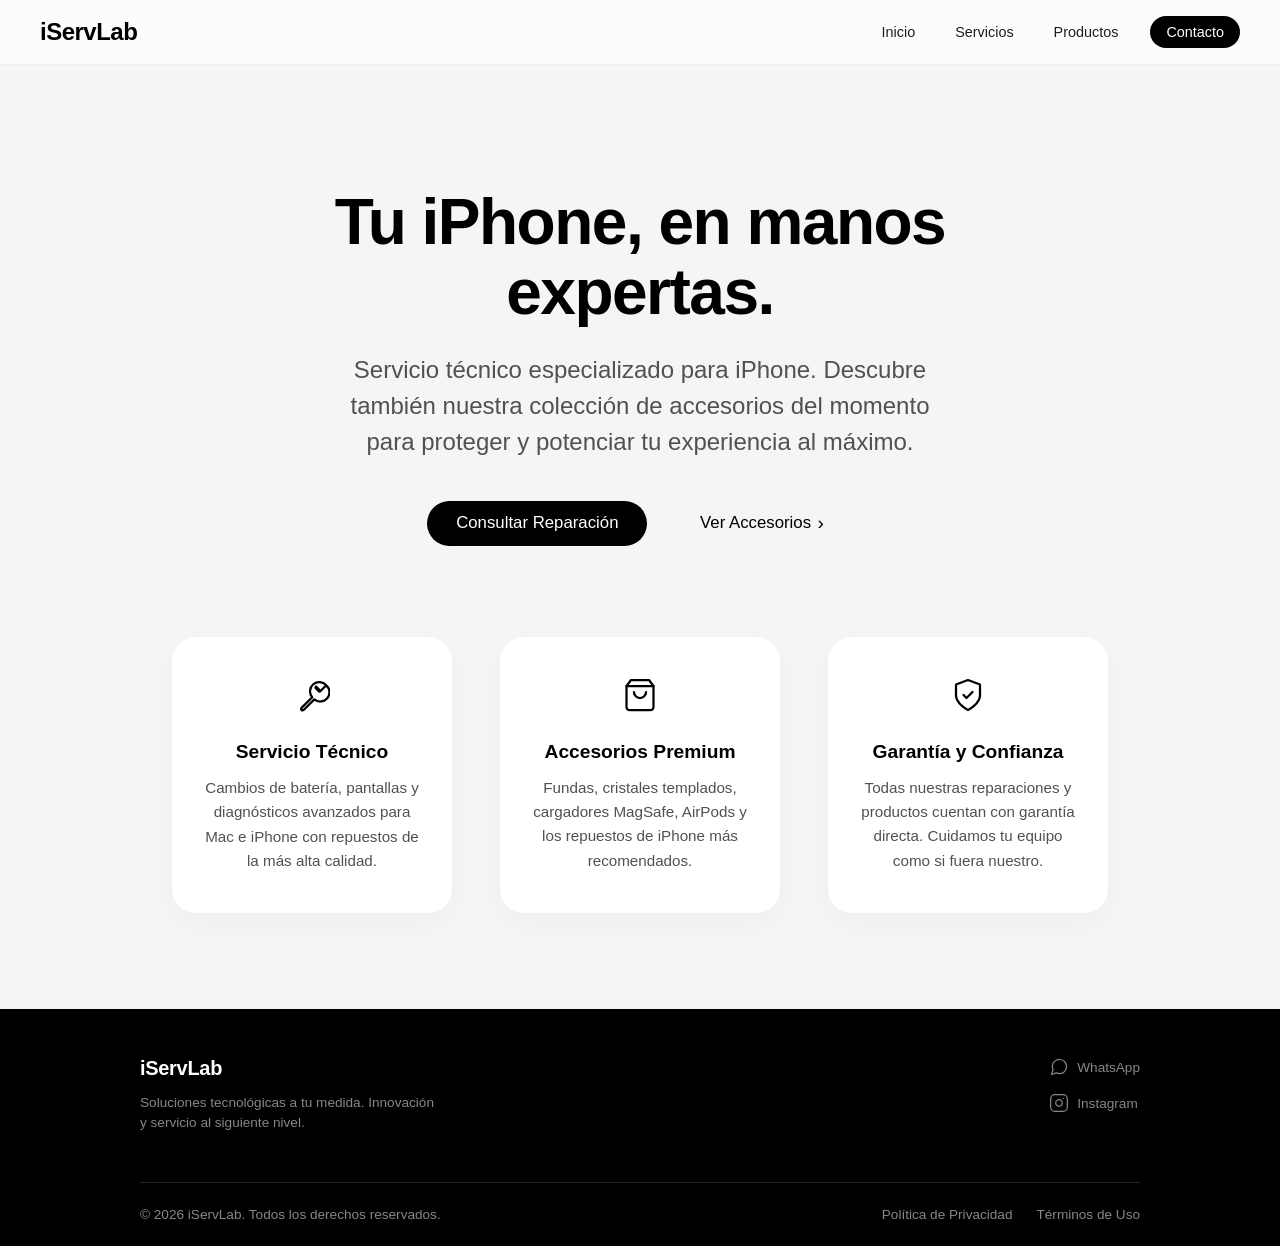
<file: index.html>
<!DOCTYPE html>
<html lang="es">
<head>
    <meta charset="UTF-8">
    <meta name="viewport" content="width=device-width, initial-scale=1.0">
    
    <!-- Seguridad -->
    <meta http-equiv="Content-Security-Policy" content="default-src 'self'; font-src 'self' https://fonts.gstatic.com; style-src 'self' https://fonts.googleapis.com; img-src 'self' data:; script-src 'self';">
    <meta name="referrer" content="no-referrer">
    
    <title>iServLab</title>
    
    <!-- Fuentes de Google (Roboto) -->
    <link rel="preconnect" href="https://fonts.googleapis.com">
    <link rel="preconnect" href="https://fonts.gstatic.com" crossorigin>
    <link href="https://fonts.googleapis.com/css2?family=Roboto:wght@400;500;700&display=swap" rel="stylesheet">
    
    <!-- Hoja de Estilos -->
    <link rel="stylesheet" href="styles.css">
</head>
<body>

    <!-- Encabezado -->
    <header class="site-header">
        <div class="logo">iServLab</div>
        
        <!-- Botones / Enlaces Simples -->
        <nav class="nav-links">
            <a href="index.html" class="nav-link">Inicio</a>
            <a href="servicios.html" class="nav-link">Servicios</a>
            <a href="productos.html" class="nav-link">Productos</a>
            <a href="contacto.html" class="nav-link btn-action">Contacto</a>
        </nav>
    </header>

    <!-- Contenido Principal -->
    <main class="site-main">
        
        <!-- Sección Hero (Bienvenida) -->
        <section class="hero-section">
            <div class="hero-content">
                <h1 class="hero-title">Tu iPhone, en manos expertas.</h1>
                <p class="hero-subtitle">Servicio técnico especializado para iPhone. Descubre también nuestra colección de accesorios del momento para proteger y potenciar tu experiencia al máximo.</p>
                <div class="hero-actions">
                    <a href="contacto.html" class="btn btn-primary">Consultar Reparación</a>
                    <a href="productos.html" class="btn btn-secondary">Ver Accesorios <span class="arrow">&rsaquo;</span></a>
                </div>
            </div>
        </section>

        <!-- Sección de Servicios / Características -->
        <section class="features-section">
            
            <!-- Tarjeta 1: Servicio Técnico -->
            <div class="feature-card">
                <!-- Icono de Herramienta (Llave inglesa minimalista) -->
                <svg viewBox="0 0 24 24" class="feature-icon" stroke="currentColor" stroke-width="1.5" fill="none" stroke-linecap="round" stroke-linejoin="round">
                    <path d="M14.7 6.3a1 1 0 0 0 0 1.4l1.6 1.6a1 1 0 0 0 1.4 0l3.77-3.77a6 6 0 0 1-7.94 9.36l-7.1 7.1a1 1 0 0 1-1.41-1.41l7.1-7.1a6 6 0 0 1 9.36-7.94l-3.77 3.77z"></path>
                </svg>
                <h3 class="feature-title">Servicio Técnico</h3>
                <p class="feature-text">Cambios de batería, pantallas y diagnósticos avanzados para Mac e iPhone con repuestos de la más alta calidad.</p>
            </div>
            
            <!-- Tarjeta 2: Accesorios -->
            <div class="feature-card">
                <!-- Icono de Bolsa de Compras (Accesorios) -->
                <svg viewBox="0 0 24 24" class="feature-icon" stroke="currentColor" stroke-width="1.5" fill="none" stroke-linecap="round" stroke-linejoin="round">
                    <path d="M6 2L3 6v14a2 2 0 0 0 2 2h14a2 2 0 0 0 2-2V6l-3-4z"></path>
                    <line x1="3" y1="6" x2="21" y2="6"></line>
                    <path d="M16 10a4 4 0 0 1-8 0"></path>
                </svg>
                <h3 class="feature-title">Accesorios Premium</h3>
                <p class="feature-text">Fundas, cristales templados, cargadores MagSafe, AirPods y los repuestos de iPhone más recomendados.</p>
            </div>
            
            <!-- Tarjeta 3: Garantía -->
            <div class="feature-card">
                <!-- Icono de Escudo con Check (Garantía/Seguridad) -->
                <svg viewBox="0 0 24 24" class="feature-icon" stroke="currentColor" stroke-width="1.5" fill="none" stroke-linecap="round" stroke-linejoin="round">
                    <path d="M12 22s8-4 8-10V5l-8-3-8 3v7c0 6 8 10 8 10z"></path>
                    <polyline points="9 12 11 14 15 10"></polyline>
                </svg>
                <h3 class="feature-title">Garantía y Confianza</h3>
                <p class="feature-text">Todas nuestras reparaciones y productos cuentan con garantía directa. Cuidamos tu equipo como si fuera nuestro.</p>
            </div>
            
        </section>

    </main>

    <!-- Pie de Página -->
    <footer class="site-footer">
        <div class="footer-container">
            
            <!-- Parte Superior del Footer -->
            <div class="footer-top">
                <div class="footer-brand">
                    <div class="footer-logo">iServLab</div>
                    <p class="footer-tagline">Soluciones tecnológicas a tu medida. Innovación y servicio al siguiente nivel.</p>
                </div>
                
                <!-- Enlaces de Contacto / Redes -->
                <div class="footer-social">
                    <a href="https://wa.me/5491132649187" target="_blank" rel="noopener noreferrer" class="social-link" aria-label="WhatsApp">
                        <svg viewBox="0 0 24 24" width="20" height="20" stroke="currentColor" stroke-width="1.5" fill="none" stroke-linecap="round" stroke-linejoin="round">
                            <path d="M21 11.5a8.38 8.38 0 0 1-.9 3.8 8.5 8.5 0 0 1-7.6 4.7 8.38 8.38 0 0 1-3.8-.9L3 21l1.9-5.7a8.38 8.38 0 0 1-.9-3.8 8.5 8.5 0 0 1 4.7-7.6 8.38 8.38 0 0 1 3.8-.9h.5a8.48 8.48 0 0 1 8 8v.5z"></path>
                        </svg>
                        <span>WhatsApp</span>
                    </a>
                    
                    <a href="https://instagram.com/iservlab.hur" target="_blank" rel="noopener noreferrer" class="social-link" aria-label="Instagram">
                        <svg viewBox="0 0 24 24" width="20" height="20" stroke="currentColor" stroke-width="1.5" fill="none" stroke-linecap="round" stroke-linejoin="round">
                            <rect x="2" y="2" width="20" height="20" rx="5" ry="5"></rect>
                            <path d="M16 11.37A4 4 0 1 1 12.63 8 4 4 0 0 1 16 11.37z"></path>
                            <line x1="17.5" y1="6.5" x2="17.51" y2="6.5"></line>
                        </svg>
                        <span>Instagram</span>
                    </a>
                </div>
            </div>

            <!-- Parte Inferior del Footer (Legal y Copyright) -->
            <div class="footer-bottom">
                <p class="copyright">&copy; 2026 iServLab. Todos los derechos reservados.</p>
                <div class="footer-legal">
                    <a href="#">Política de Privacidad</a>
                    <a href="#">Términos de Uso</a>
                </div>
            </div>
            
        </div>
    </footer>

</body>
</html>
</file>
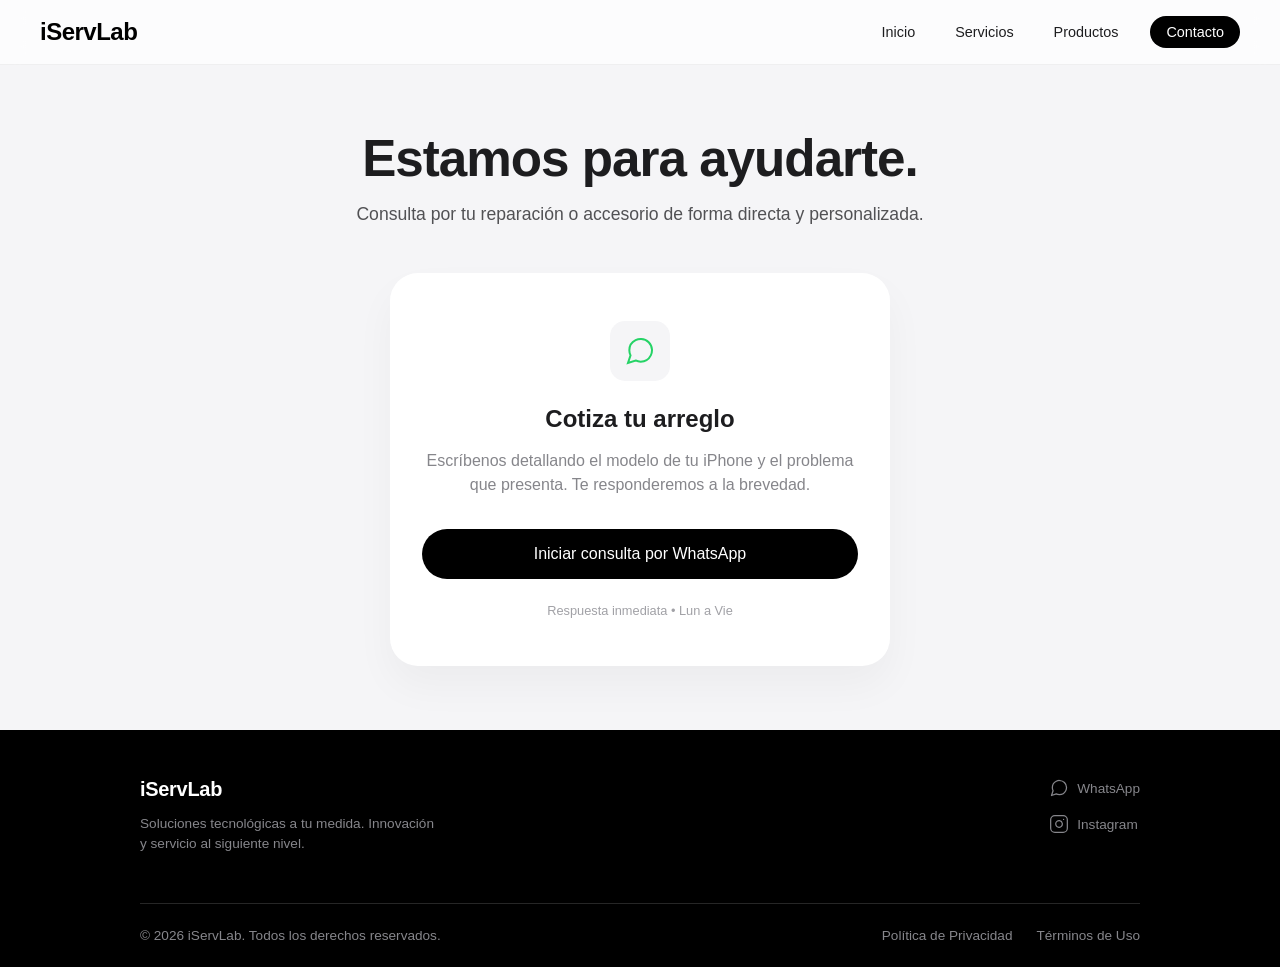
<file: contacto.html>
<!DOCTYPE html>
<html lang="es">
<head>
    <meta charset="UTF-8">
    <meta name="viewport" content="width=device-width, initial-scale=1.0">
    
    <!-- Seguridad -->
    <meta http-equiv="Content-Security-Policy" content="default-src 'self'; font-src 'self' https://fonts.gstatic.com; style-src 'self' 'unsafe-inline' https://fonts.googleapis.com; img-src 'self' data:; script-src 'self';">
    <meta name="referrer" content="no-referrer">
    
    <title>Contacto | iServLab</title>
    
    <!-- Fuentes -->
    <link rel="preconnect" href="https://fonts.googleapis.com">
    <link rel="preconnect" href="https://fonts.gstatic.com" crossorigin>
    <link href="https://fonts.googleapis.com/css2?family=Roboto:wght@400;500;700&display=swap" rel="stylesheet">
    
    <link rel="stylesheet" href="styles.css">
</head>
<body>

    <!-- Encabezado (Igual al Index) -->
    <header class="site-header">
        <div class="logo">iServLab</div>
        <nav class="nav-links">
            <a href="index.html" class="nav-link">Inicio</a>
            <a href="servicios.html" class="nav-link">Servicios</a>
            <a href="productos.html" class="nav-link">Productos</a>
            <a href="contacto.html" class="nav-link btn-action">Contacto</a>
        </nav>
    </header>

    <main class="site-main contact-page">
        
        <section class="contact-hero">
            <h1 class="contact-title">Estamos para ayudarte.</h1>
            <p class="contact-subtitle">Consulta por tu reparación o accesorio de forma directa y personalizada.</p>
        </section>

        <!-- Recuadro de Cotización WhatsApp -->
        <section class="whatsapp-box-container">
            <div class="whatsapp-card">
                <div class="wa-icon">
                    <svg viewBox="0 0 24 24" fill="none" stroke="currentColor" stroke-width="1.5">
                        <path d="M21 11.5a8.38 8.38 0 0 1-.9 3.8 8.5 8.5 0 0 1-7.6 4.7 8.38 8.38 0 0 1-3.8-.9L3 21l1.9-5.7a8.38 8.38 0 0 1-.9-3.8 8.5 8.5 0 0 1 4.7-7.6 8.38 8.38 0 0 1 3.8-.9h.5a8.48 8.48 0 0 1 8 8v.5z"></path>
                    </svg>
                </div>
                <h2>Cotiza tu arreglo</h2>
                <p>Escríbenos detallando el modelo de tu iPhone y el problema que presenta. Te responderemos a la brevedad.</p>
                
                <!-- Reemplaza el número 123456789 por el tuyo -->
                <a href="https://wa.me/5491132649187?text=Hola%20iServLab,%20me%20gustaría%20cotizar%20una%20reparación%20para%20mi%20iPhone." 
                   target="_blank" 
                   rel="noopener noreferrer" 
                   class="wa-button">
                    Iniciar consulta por WhatsApp
                </a>
                
                <span class="wa-availability">Respuesta inmediata • Lun a Vie</span>
            </div>
        </section>

    </main>

   <!-- Pie de Página -->
    <footer class="site-footer">
        <div class="footer-container">
            
            <!-- Parte Superior del Footer -->
            <div class="footer-top">
                <div class="footer-brand">
                    <div class="footer-logo">iServLab</div>
                    <p class="footer-tagline">Soluciones tecnológicas a tu medida. Innovación y servicio al siguiente nivel.</p>
                </div>
                
                <!-- Enlaces de Contacto / Redes -->
                <div class="footer-social">
                    <a href="https://wa.me/5491132649187" target="_blank" rel="noopener noreferrer" class="social-link" aria-label="WhatsApp">
                        <svg viewBox="0 0 24 24" width="20" height="20" stroke="currentColor" stroke-width="1.5" fill="none" stroke-linecap="round" stroke-linejoin="round">
                            <path d="M21 11.5a8.38 8.38 0 0 1-.9 3.8 8.5 8.5 0 0 1-7.6 4.7 8.38 8.38 0 0 1-3.8-.9L3 21l1.9-5.7a8.38 8.38 0 0 1-.9-3.8 8.5 8.5 0 0 1 4.7-7.6 8.38 8.38 0 0 1 3.8-.9h.5a8.48 8.48 0 0 1 8 8v.5z"></path>
                        </svg>
                        <span>WhatsApp</span>
                    </a>
                    
                    <a href="https://instagram.com/iservlab.hur" target="_blank" rel="noopener noreferrer" class="social-link" aria-label="Instagram">
                        <svg viewBox="0 0 24 24" width="20" height="20" stroke="currentColor" stroke-width="1.5" fill="none" stroke-linecap="round" stroke-linejoin="round">
                            <rect x="2" y="2" width="20" height="20" rx="5" ry="5"></rect>
                            <path d="M16 11.37A4 4 0 1 1 12.63 8 4 4 0 0 1 16 11.37z"></path>
                            <line x1="17.5" y1="6.5" x2="17.51" y2="6.5"></line>
                        </svg>
                        <span>Instagram</span>
                    </a>
                </div>
            </div>

            <!-- Parte Inferior del Footer (Legal y Copyright) -->
            <div class="footer-bottom">
                <p class="copyright">&copy; 2026 iServLab. Todos los derechos reservados.</p>
                <div class="footer-legal">
                    <a href="#">Política de Privacidad</a>
                    <a href="#">Términos de Uso</a>
                </div>
            </div>
            
        </div>
    </footer>

</body>
</html>
</file>
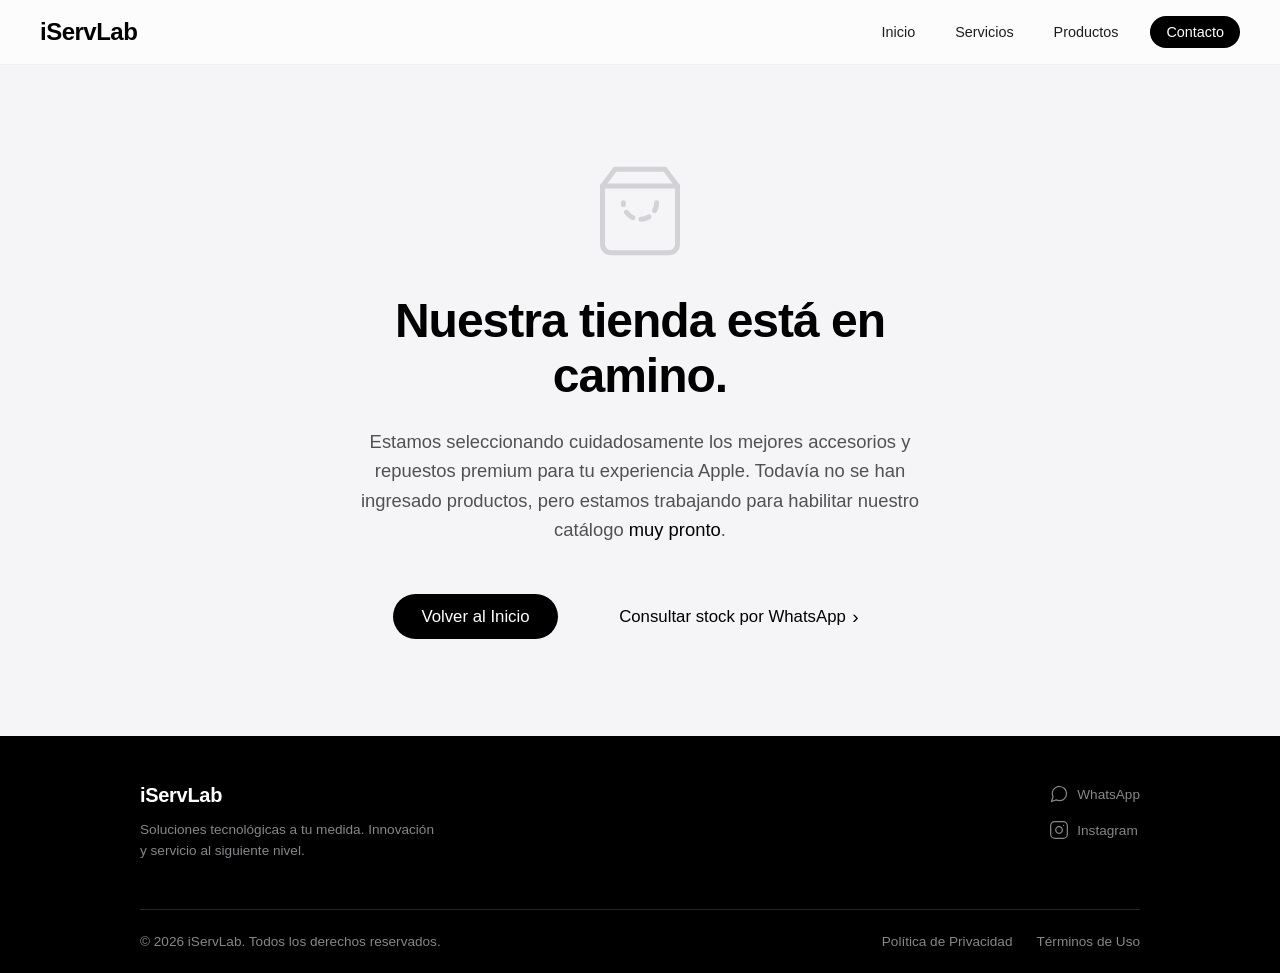
<file: productos.html>
<!DOCTYPE html>
<html lang="es">
<head>
    <meta charset="UTF-8">
    <meta name="viewport" content="width=device-width, initial-scale=1.0">
    
    <!-- Seguridad -->
    <meta http-equiv="Content-Security-Policy" content="default-src 'self'; font-src 'self' https://fonts.gstatic.com; style-src 'self' https://fonts.googleapis.com; img-src 'self' data:; script-src 'self';">
    <meta name="referrer" content="no-referrer">
    
    <title>iServLab</title>
    
    <!-- Fuentes de Google (Roboto) -->
    <link rel="preconnect" href="https://fonts.googleapis.com">
    <link rel="preconnect" href="https://fonts.gstatic.com" crossorigin>
    <link href="https://fonts.googleapis.com/css2?family=Roboto:wght@400;500;700&display=swap" rel="stylesheet">
    
    <!-- Hoja de Estilos -->
    <link rel="stylesheet" href="styles.css">
</head>
<body>

    <!-- Encabezado -->
    <header class="site-header">
        <div class="logo">iServLab</div>
        
        <!-- Botones / Enlaces Simples -->
        <nav class="nav-links">
            <a href="index.html" class="nav-link">Inicio</a>
            <a href="servicios.html" class="nav-link">Servicios</a>
            <a href="productos.html" class="nav-link">Productos</a>
            <a href="contacto.html" class="nav-link btn-action">Contacto</a>
        </nav>
    </header>

    <!-- Contenido Principal Temporal -->
    <main class="site-main empty-state-page">
        
        <section class="empty-container">
            <!-- Icono de Bolsa de Compras con efecto "en espera" -->
            <div class="empty-icon-wrapper">
                <svg viewBox="0 0 24 24" fill="none" stroke="currentColor" stroke-width="1.2" stroke-linecap="round" stroke-linejoin="round" class="empty-svg">
                    <path d="M6 2L3 6v14a2 2 0 0 0 2 2h14a2 2 0 0 0 2-2V6l-3-4z"></path>
                    <line x1="3" y1="6" x2="21" y2="6"></line>
                    <path d="M16 10a4 4 0 0 1-8 0" stroke-dasharray="2 2"></path>
                </svg>
            </div>

            <h1 class="empty-title">Nuestra tienda está en camino.</h1>
            <p class="empty-subtitle">Estamos seleccionando cuidadosamente los mejores accesorios y repuestos premium para tu experiencia Apple. Todavía no se han ingresado productos, pero estamos trabajando para habilitar nuestro catálogo <strong>muy pronto</strong>.</p>
            
            <div class="empty-actions">
                <a href="index.html" class="btn btn-primary">Volver al Inicio</a>
                <a href="https://wa.me/5491132649187" class="btn btn-secondary">Consultar stock por WhatsApp <span class="arrow">&rsaquo;</span></a>
            </div>
        </section>

    </main>

    <!-- Pie de Página -->
    <footer class="site-footer">
        <div class="footer-container">
            
            <!-- Parte Superior del Footer -->
            <div class="footer-top">
                <div class="footer-brand">
                    <div class="footer-logo">iServLab</div>
                    <p class="footer-tagline">Soluciones tecnológicas a tu medida. Innovación y servicio al siguiente nivel.</p>
                </div>
                
                <!-- Enlaces de Contacto / Redes -->
                <div class="footer-social">
                    <a href="https://wa.me/5491132649187" target="_blank" rel="noopener noreferrer" class="social-link" aria-label="WhatsApp">
                        <svg viewBox="0 0 24 24" width="20" height="20" stroke="currentColor" stroke-width="1.5" fill="none" stroke-linecap="round" stroke-linejoin="round">
                            <path d="M21 11.5a8.38 8.38 0 0 1-.9 3.8 8.5 8.5 0 0 1-7.6 4.7 8.38 8.38 0 0 1-3.8-.9L3 21l1.9-5.7a8.38 8.38 0 0 1-.9-3.8 8.5 8.5 0 0 1 4.7-7.6 8.38 8.38 0 0 1 3.8-.9h.5a8.48 8.48 0 0 1 8 8v.5z"></path>
                        </svg>
                        <span>WhatsApp</span>
                    </a>
                    
                    <a href="https://instagram.com/iservlab.hur" target="_blank" rel="noopener noreferrer" class="social-link" aria-label="Instagram">
                        <svg viewBox="0 0 24 24" width="20" height="20" stroke="currentColor" stroke-width="1.5" fill="none" stroke-linecap="round" stroke-linejoin="round">
                            <rect x="2" y="2" width="20" height="20" rx="5" ry="5"></rect>
                            <path d="M16 11.37A4 4 0 1 1 12.63 8 4 4 0 0 1 16 11.37z"></path>
                            <line x1="17.5" y1="6.5" x2="17.51" y2="6.5"></line>
                        </svg>
                        <span>Instagram</span>
                    </a>
                </div>
            </div>

            <!-- Parte Inferior del Footer (Legal y Copyright) -->
            <div class="footer-bottom">
                <p class="copyright">&copy; 2026 iServLab. Todos los derechos reservados.</p>
                <div class="footer-legal">
                    <a href="#">Política de Privacidad</a>
                    <a href="#">Términos de Uso</a>
                </div>
            </div>
            
        </div>
    </footer>

</body>
</html>
</file>
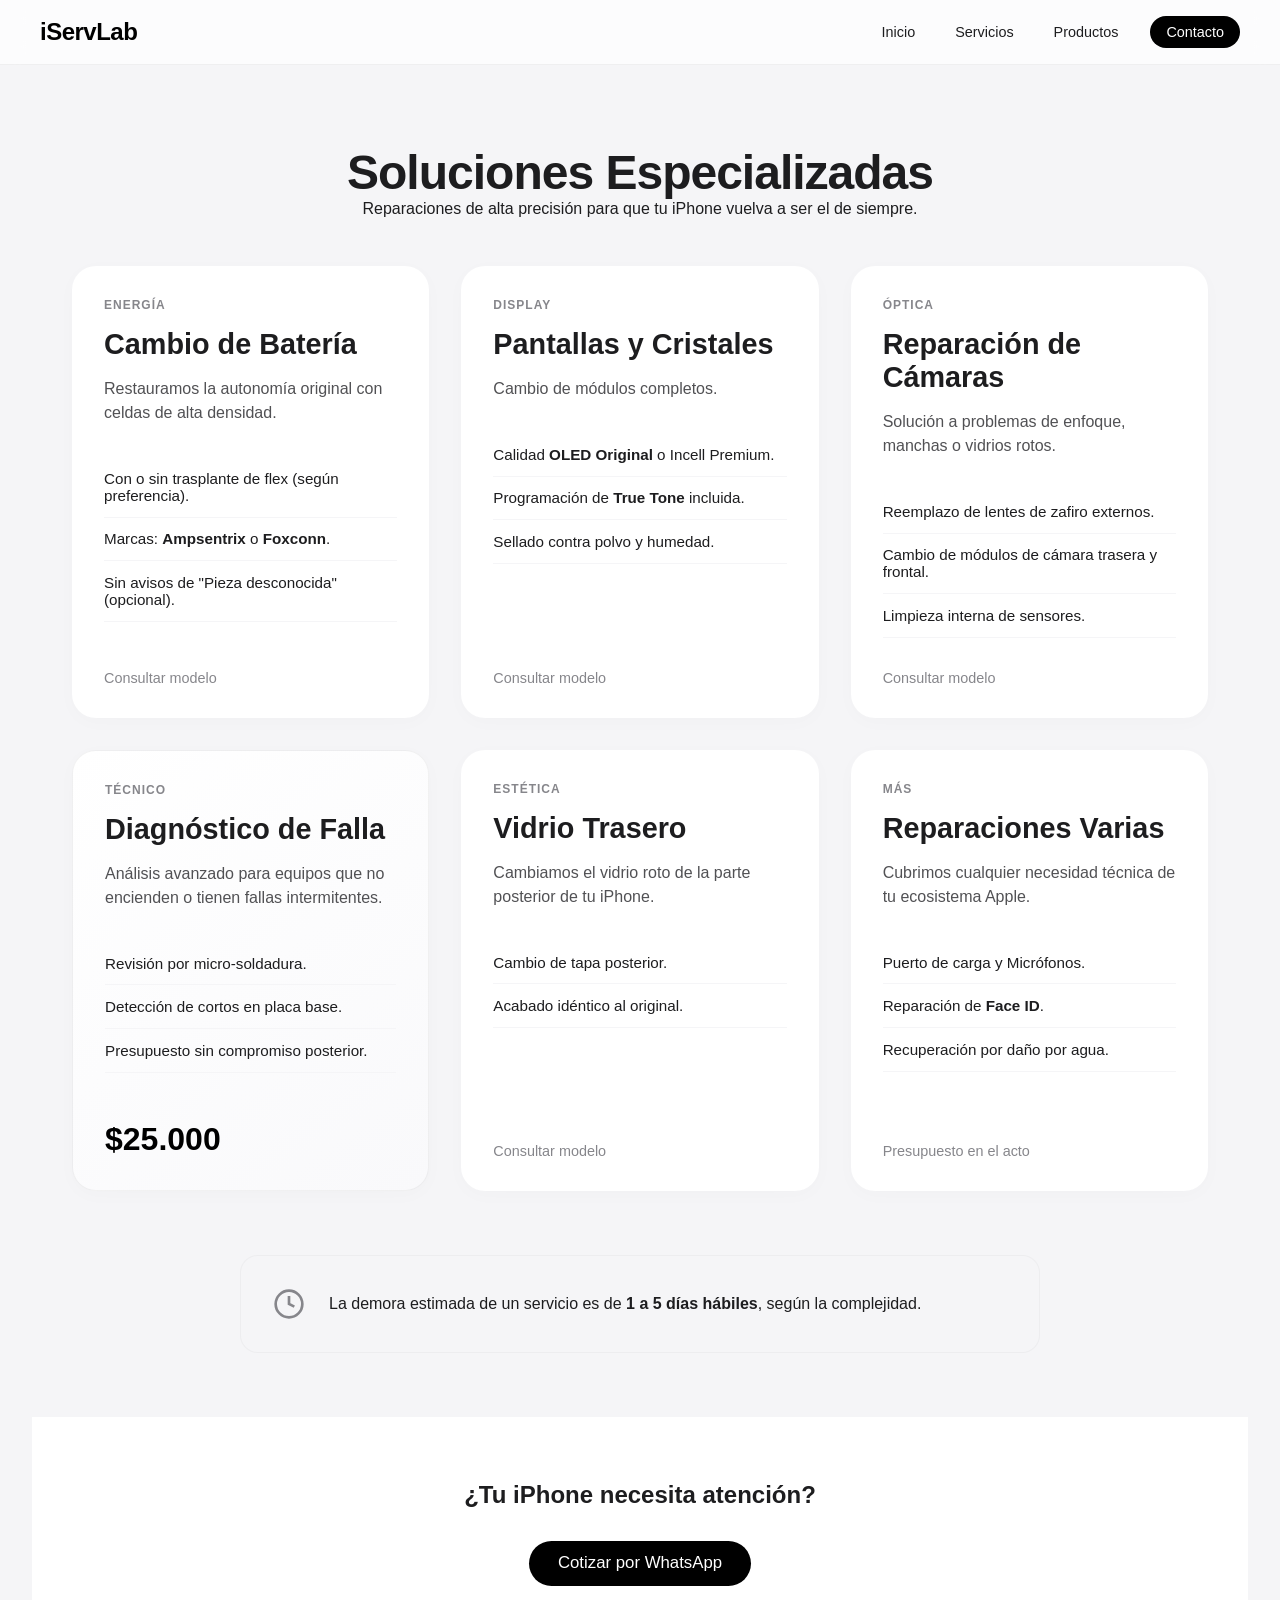
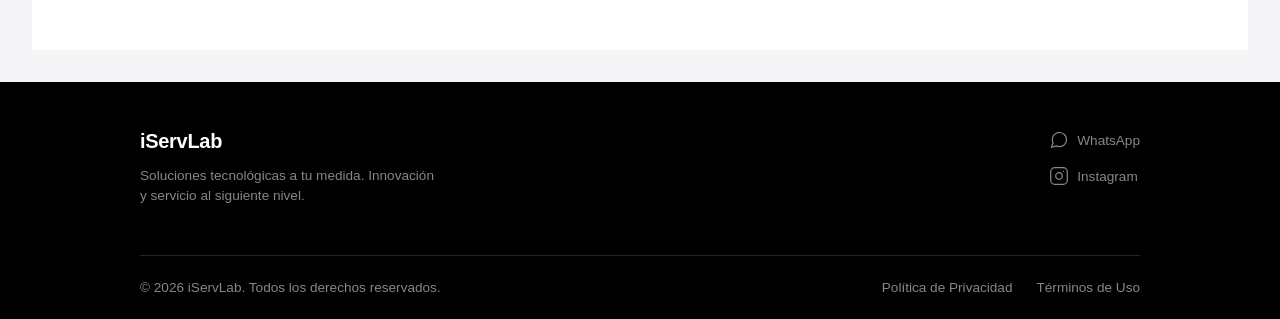
<file: servicios.html>
<!DOCTYPE html>
<html lang="es">
<head>
    <meta charset="UTF-8">
    <meta name="viewport" content="width=device-width, initial-scale=1.0">
    
    <!-- Seguridad -->
    <meta http-equiv="Content-Security-Policy" content="default-src 'self'; font-src 'self' https://fonts.gstatic.com; style-src 'self' 'unsafe-inline' https://fonts.googleapis.com; img-src 'self' data:; script-src 'self';">
    <meta name="referrer" content="no-referrer">
    
    <title>Servicios | iServLab</title>
    
    <!-- Fuentes -->
    <link rel="preconnect" href="https://fonts.googleapis.com">
    <link rel="preconnect" href="https://fonts.gstatic.com" crossorigin>
    <link href="https://fonts.googleapis.com/css2?family=Roboto:wght@400;500;700&display=swap" rel="stylesheet">
    
    <link rel="stylesheet" href="styles.css">
</head>
<body>

    <!-- Encabezado -->
    <header class="site-header">
        <div class="logo">iServLab</div>
        <nav class="nav-links">
            <a href="index.html" class="nav-link">Inicio</a>
            <a href="servicios.html" class="nav-link">Servicios</a>
            <a href="productos.html" class="nav-link">Productos</a>
            <a href="contacto.html" class="nav-link btn-action">Contacto</a>
        </nav>
    </header>

    <main class="site-main">
        
        <section class="services-header">
            <h1 class="services-title">Soluciones Especializadas</h1>
            <p class="services-subtitle">Reparaciones de alta precisión para que tu iPhone vuelva a ser el de siempre.</p>
        </section>

        <section class="services-grid">
            
            <!-- Tarjeta 1: Baterías -->
            <div class="service-detail-card">
                <div class="service-badge">Energía</div>
                <h2 class="service-name">Cambio de Batería</h2>
                <p class="service-description">Restauramos la autonomía original con celdas de alta densidad.</p>
                <ul class="service-specs">
                    <li>Con o sin trasplante de flex (según preferencia).</li>
                    <li>Marcas: <strong>Ampsentrix</strong> o <strong>Foxconn</strong>.</li>
                    <li>Sin avisos de "Pieza desconocida" (opcional).</li>
                </ul>
                <div class="service-price">Consultar modelo</div>
            </div>

            <!-- Tarjeta 2: Pantallas -->
            <div class="service-detail-card">
                <div class="service-badge">Display</div>
                <h2 class="service-name">Pantallas y Cristales</h2>
                <p class="service-description">Cambio de módulos completos.</p>
                <ul class="service-specs">
                    <li>Calidad <strong>OLED Original</strong> o Incell Premium.</li>
                    <li>Programación de <strong>True Tone</strong> incluida.</li>
                    <li>Sellado contra polvo y humedad.</li>
                </ul>
                <div class="service-price">Consultar modelo</div>
            </div>

            <!-- Tarjeta 3: Cámaras -->
            <div class="service-detail-card">
                <div class="service-badge">Óptica</div>
                <h2 class="service-name">Reparación de Cámaras</h2>
                <p class="service-description">Solución a problemas de enfoque, manchas o vidrios rotos.</p>
                <ul class="service-specs">
                    <li>Reemplazo de lentes de zafiro externos.</li>
                    <li>Cambio de módulos de cámara trasera y frontal.</li>
                    <li>Limpieza interna de sensores.</li>
                </ul>
                <div class="service-price">Consultar modelo</div>
            </div>

            <!-- Tarjeta 4: Diagnóstico (Destacada) -->
            <div class="service-detail-card highlight-card">
                <div class="service-badge">Técnico</div>
                <h2 class="service-name">Diagnóstico de Falla</h2>
                <p class="service-description">Análisis avanzado para equipos que no encienden o tienen fallas intermitentes.</p>
                <ul class="service-specs">
                    <li>Revisión por micro-soldadura.</li>
                    <li>Detección de cortos en placa base.</li>
                    <li>Presupuesto sin compromiso posterior.</li>
                </ul>
                <div class="service-price-tag">$25.000</div>
            </div>

            <!-- Tarjeta 5: Tapa Trasera -->
            <div class="service-detail-card">
                <div class="service-badge">Estética</div>
                <h2 class="service-name">Vidrio Trasero</h2>
                <p class="service-description">Cambiamos el vidrio roto de la parte posterior de tu iPhone.</p>
                <ul class="service-specs">
                    <li>Cambio de tapa posterior.</li>
                    <li>Acabado idéntico al original.</li>
                </ul>
                <div class="service-price">Consultar modelo</div>
            </div>

            <!-- Tarjeta 6: Otros Servicios -->
            <div class="service-detail-card">
                <div class="service-badge">Más</div>
                <h2 class="service-name">Reparaciones Varias</h2>
                <p class="service-description">Cubrimos cualquier necesidad técnica de tu ecosistema Apple.</p>
                <ul class="service-specs">
                    <li>Puerto de carga y Micrófonos.</li>
                    <li>Reparación de <strong>Face ID</strong>.</li>
                    <li>Recuperación por daño por agua.</li>
                </ul>
                <div class="service-price">Presupuesto en el acto</div>
            </div>

        </section>

        <!-- Banner de Tiempo de Entrega -->
        <section class="delivery-info">
            <div class="info-content">
                <svg viewBox="0 0 24 24" fill="none" stroke="currentColor" stroke-width="2" class="info-icon">
                    <circle cx="12" cy="12" r="10"></circle>
                    <polyline points="12 6 12 12 16 14"></polyline>
                </svg>
                <p>La demora estimada de un servicio es de <strong>1 a 5 días hábiles</strong>, según la complejidad.</p>
            </div>
        </section>

        <!-- Botones de Contacto -->
        <section class="services-cta">
            <p>¿Tu iPhone necesita atención?</p>
            <div class="cta-group">
                <a href="https://wa.me/5491132649187" class="btn btn-primary">Cotizar por WhatsApp</a>
            </div>
        </section>

    </main>

   <!-- Pie de Página -->
    <footer class="site-footer">
        <div class="footer-container">
            
            <!-- Parte Superior del Footer -->
            <div class="footer-top">
                <div class="footer-brand">
                    <div class="footer-logo">iServLab</div>
                    <p class="footer-tagline">Soluciones tecnológicas a tu medida. Innovación y servicio al siguiente nivel.</p>
                </div>
                
                <!-- Enlaces de Contacto / Redes -->
                <div class="footer-social">
                    <a href="https://wa.me/5491132649187" target="_blank" rel="noopener noreferrer" class="social-link" aria-label="WhatsApp">
                        <svg viewBox="0 0 24 24" width="20" height="20" stroke="currentColor" stroke-width="1.5" fill="none" stroke-linecap="round" stroke-linejoin="round">
                            <path d="M21 11.5a8.38 8.38 0 0 1-.9 3.8 8.5 8.5 0 0 1-7.6 4.7 8.38 8.38 0 0 1-3.8-.9L3 21l1.9-5.7a8.38 8.38 0 0 1-.9-3.8 8.5 8.5 0 0 1 4.7-7.6 8.38 8.38 0 0 1 3.8-.9h.5a8.48 8.48 0 0 1 8 8v.5z"></path>
                        </svg>
                        <span>WhatsApp</span>
                    </a>
                    
                    <a href="https://instagram.com/iservlab.hur" target="_blank" rel="noopener noreferrer" class="social-link" aria-label="Instagram">
                        <svg viewBox="0 0 24 24" width="20" height="20" stroke="currentColor" stroke-width="1.5" fill="none" stroke-linecap="round" stroke-linejoin="round">
                            <rect x="2" y="2" width="20" height="20" rx="5" ry="5"></rect>
                            <path d="M16 11.37A4 4 0 1 1 12.63 8 4 4 0 0 1 16 11.37z"></path>
                            <line x1="17.5" y1="6.5" x2="17.51" y2="6.5"></line>
                        </svg>
                        <span>Instagram</span>
                    </a>
                </div>
            </div>

            <!-- Parte Inferior del Footer (Legal y Copyright) -->
            <div class="footer-bottom">
                <p class="copyright">&copy; 2026 iServLab. Todos los derechos reservados.</p>
                <div class="footer-legal">
                    <a href="#">Política de Privacidad</a>
                    <a href="#">Términos de Uso</a>
                </div>
            </div>
            
        </div>
    </footer>

</body>
</html>
</file>
<file: styles.css>
/* =========================================
   1. VARIABLES DE DISEÑO (ESTILO APPLE)
   ========================================= */
:root {
    --color-black: #000000;
    --color-apple-dark: #1d1d1f; /* Negro suave típico del texto de Apple */
    --color-apple-bg: #f5f5f7; /* Fondo gris casi blanco de Apple */
    --color-white: #ffffff;
    --color-white-translucent: rgba(255, 255, 255, 0.7);
    --color-hover-bg: rgba(0, 0, 0, 0.06);
    
    --font-primary: 'Roboto', sans-serif;
    
    /* Curva de animación suave y fluida (Apple style) */
    --transition-smooth: all 0.4s cubic-bezier(0.25, 1, 0.5, 1);
}

/* =========================================
   2. RESET & NORMALIZACIÓN
   ========================================= */
*, *::before, *::after {
    margin: 0;
    padding: 0;
    box-sizing: border-box;
    -webkit-font-smoothing: antialiased; /* Suavizado de fuentes en macOS/iOS */
    -moz-osx-font-smoothing: grayscale;
}

html, body {
    height: 100%;
}

body {
    font-family: var(--font-primary);
    background-color: var(--color-apple-bg);
    color: var(--color-apple-dark);
    display: flex;
    flex-direction: column;
}

/* =========================================
   3. ANIMACIONES (MINIMALISTAS)
   ========================================= */
@keyframes fadeSlideIn {
    0% {
        opacity: 0;
        transform: translateY(-15px);
    }
    100% {
        opacity: 1;
        transform: translateY(0);
    }
}

/* =========================================
   4. ENCABEZADO (HEADER) ESTILO MAC
   ========================================= */
.site-header {
    /* Efecto Glassmorphism (desenfoque del fondo) */
    background-color: var(--color-white-translucent);
    backdrop-filter: blur(12px) saturate(180%);
    -webkit-backdrop-filter: blur(12px) saturate(180%);
    
    border-bottom: 1px solid rgba(0, 0, 0, 0.05); /* Línea divisoria muy sutil */
    padding: 1rem 2.5rem;
    
    display: flex;
    align-items: center;
    justify-content: space-between; /* Separa el logo de los links */
    
    /* Mantiene el header siempre arriba */
    position: sticky;
    top: 0;
    z-index: 1000;
    
    /* Animación de entrada */
    animation: fadeSlideIn 0.8s cubic-bezier(0.2, 0.8, 0.2, 1) forwards;
}

/* LOGO */
.logo {
    font-weight: 700;
    font-size: 1.5rem;
    color: var(--color-black);
    letter-spacing: -0.5px;
    user-select: none;
    cursor: pointer;
    transition: opacity 0.3s ease;
}

.logo:hover {
    opacity: 0.7;
}

/* =========================================
   5. NAVEGACIÓN Y BOTONES
   ========================================= */
.nav-links {
    display: flex;
    align-items: center;
    gap: 0.5rem; /* Espaciado entre botones */
}

/* Enlace simple estilo iPadOS */
.nav-link {
    text-decoration: none;
    color: var(--color-apple-dark);
    font-size: 0.9rem;
    font-weight: 500;
    padding: 0.5rem 1rem;
    border-radius: 980px; /* Forma de píldora redondeada */
    transition: var(--transition-smooth);
}

.nav-link:hover {
    background-color: var(--color-hover-bg);
    color: var(--color-black);
}

/* Botón de acción (ej. Contacto) con estilo sólido negro */
.nav-link.btn-action {
    background-color: var(--color-black);
    color: var(--color-white);
    margin-left: 0.5rem;
}

.nav-link.btn-action:hover {
    background-color: #333333;
    transform: scale(1.03); /* Ligero aumento al pasar el ratón */
}

/* =========================================
   6. CONTENIDO PRINCIPAL (MAIN)
   ========================================= */
.site-main {
    flex: 1;
    padding: 2rem;
}

/* =========================================
   7. PIE DE PÁGINA (FOOTER) ESTILO APPLE
   ========================================= */
.site-footer {
    background-color: var(--color-black);
    color: #86868b; /* Gris característico de Apple para fondos oscuros */
    padding: 3rem 2.5rem 1.5rem; /* Espaciado generoso */
    width: 100%;
    font-size: 0.85rem;
}

.footer-container {
    max-width: 1000px;
    margin: 0 auto;
    display: flex;
    flex-direction: column;
    gap: 3rem;
}

/* --- Parte Superior del Footer --- */
.footer-top {
    display: flex;
    justify-content: space-between;
    align-items: flex-start;
    flex-wrap: wrap; /* Para que se adapte a móviles */
    gap: 2rem;
}

.footer-brand {
    max-width: 300px;
}

.footer-logo {
    font-weight: 700;
    font-size: 1.25rem;
    color: var(--color-white);
    letter-spacing: -0.3px;
    margin-bottom: 0.8rem;
}

.footer-tagline {
    line-height: 1.5;
}

/* --- Redes Sociales --- */
.footer-social {
    display: flex;
    flex-direction: column;
    gap: 1rem;
}

.social-link {
    display: flex;
    align-items: center;
    gap: 0.5rem;
    color: #86868b;
    text-decoration: none;
    font-weight: 500;
    transition: var(--transition-smooth);
}

/* Efecto hover: el texto y el ícono se iluminan a blanco suave */
.social-link:hover {
    color: var(--color-white);
    transform: translateX(5px); /* Pequeño desplazamiento a la derecha */
}

/* --- Parte Inferior (Legal y Copyright) --- */
.footer-bottom {
    display: flex;
    justify-content: space-between;
    align-items: center;
    flex-wrap: wrap;
    gap: 1rem;
    padding-top: 1.5rem;
    border-top: 1px solid rgba(255, 255, 255, 0.15); /* Línea divisoria súper sutil */
}

.footer-legal {
    display: flex;
    gap: 1.5rem;
}

.footer-legal a {
    color: #86868b;
    text-decoration: none;
    transition: var(--transition-smooth);
}

.footer-legal a:hover {
    color: var(--color-white);
    text-decoration: underline;
}

/* =========================================
   8. RESPONSIVE DESIGN (MÓVILES)
   ========================================= */
@media (max-width: 768px) {
    .site-header {
        padding: 1rem 1.5rem;
    }
    
    .nav-links {
        display: none; /* Aquí iría un menú hamburguesa en el futuro */
    }

    .footer-top {
        flex-direction: column;
    }

    .footer-bottom {
        flex-direction: column;
        align-items: flex-start;
    }
}

/* =========================================
   9. PÁGINA DE INICIO (INDEX)
   ========================================= */

/* --- Hero Section --- */
.hero-section {
    display: flex;
    justify-content: center;
    align-items: center;
    text-align: center;
    min-height: 60vh; /* Ocupa buena parte de la pantalla */
    padding: 4rem 2rem;
    animation: fadeSlideIn 1s cubic-bezier(0.2, 0.8, 0.2, 1) forwards;
}

.hero-content {
    max-width: 800px;
}

.hero-title {
    font-size: clamp(2.5rem, 5vw, 4.5rem); /* Se adapta al tamaño de la pantalla */
    font-weight: 700;
    color: var(--color-black);
    letter-spacing: -1.5px;
    line-height: 1.1;
    margin-bottom: 1.5rem;
}

.hero-subtitle {
    font-size: clamp(1.1rem, 2vw, 1.5rem);
    color: #515154; /* Gris típico de subtítulos de Apple */
    line-height: 1.5;
    margin-bottom: 2.5rem;
    max-width: 600px;
    margin-left: auto;
    margin-right: auto;
    font-weight: 400;
}

/* --- Botones del Hero --- */
.hero-actions {
    display: flex;
    justify-content: center;
    align-items: center;
    gap: 1.5rem;
    flex-wrap: wrap; /* En móviles se pondrán uno debajo de otro si no caben */
}

.btn {
    text-decoration: none;
    padding: 0.8rem 1.8rem;
    border-radius: 980px;
    font-size: 1.05rem;
    font-weight: 500;
    transition: var(--transition-smooth);
}

.btn-primary {
    background-color: var(--color-black);
    color: var(--color-white);
}

.btn-primary:hover {
    background-color: #333333;
    transform: scale(1.02);
}

.btn-secondary {
    background-color: transparent;
    color: var(--color-black);
    display: flex;
    align-items: center;
    gap: 0.4rem;
}

.btn-secondary:hover {
    color: #515154;
}

.btn-secondary .arrow {
    font-size: 1.2rem;
    transition: transform 0.3s ease;
}

.btn-secondary:hover .arrow {
    transform: translateX(4px); /* La flechita se mueve al hacer hover */
}

/* --- Sección de Características (Pilares) --- */
.features-section {
    display: grid;
    grid-template-columns: repeat(auto-fit, minmax(280px, 1fr));
    gap: 3rem;
    max-width: 1000px;
    margin: 0 auto 4rem auto;
    padding: 0 2rem;
    
    /* Pequeña animación de entrada con retraso */
    opacity: 0;
    animation: fadeSlideIn 1s cubic-bezier(0.2, 0.8, 0.2, 1) 0.3s forwards;
}

.feature-card {
    background-color: var(--color-white);
    padding: 2.5rem 2rem;
    border-radius: 24px; /* Bordes suaves estilo iOS */
    box-shadow: 0 10px 30px rgba(0, 0, 0, 0.03); /* Sombra súper difuminada */
    text-align: center;
    transition: var(--transition-smooth);
}

.feature-card:hover {
    transform: translateY(-5px); /* Se eleva un poco al pasar el ratón */
    box-shadow: 0 15px 35px rgba(0, 0, 0, 0.06);
}

.feature-icon {
    width: 36px;
    height: 36px;
    color: var(--color-black);
    margin-bottom: 1.5rem;
}

.feature-title {
    font-size: 1.2rem;
    font-weight: 700;
    margin-bottom: 0.8rem;
    color: var(--color-black);
}

.feature-text {
    font-size: 0.95rem;
    color: #515154;
    line-height: 1.6;
}

/* =========================================
   10. PÁGINA DE CONTACTO
   ========================================= */

.contact-page {
    display: flex;
    flex-direction: column;
    align-items: center;
    justify-content: center;
    padding: 4rem 2rem;
}

.contact-hero {
    text-align: center;
    margin-bottom: 3rem;
    animation: fadeSlideIn 0.8s ease forwards;
}

.contact-title {
    font-size: clamp(2rem, 4vw, 3.5rem);
    font-weight: 700;
    letter-spacing: -1px;
    margin-bottom: 1rem;
}

.contact-subtitle {
    color: #515154;
    font-size: 1.1rem;
}

/* El Recuadro de WhatsApp */
.whatsapp-box-container {
    width: 100%;
    max-width: 500px;
    animation: fadeSlideIn 1s cubic-bezier(0.2, 0.8, 0.2, 1) 0.2s forwards;
    opacity: 0;
}

.whatsapp-card {
    background-color: var(--color-white);
    padding: 3rem 2rem;
    border-radius: 28px; /* Borde muy redondeado estilo Apple */
    box-shadow: 0 20px 40px rgba(0, 0, 0, 0.04);
    text-align: center;
    display: flex;
    flex-direction: column;
    align-items: center;
    transition: var(--transition-smooth);
}

.whatsapp-card:hover {
    transform: translateY(-8px);
    box-shadow: 0 30px 60px rgba(0, 0, 0, 0.08);
}

.wa-icon {
    width: 60px;
    height: 60px;
    background-color: #f5f5f7;
    border-radius: 15px;
    display: flex;
    align-items: center;
    justify-content: center;
    margin-bottom: 1.5rem;
    color: #25D366; /* Verde oficial de WhatsApp */
}

.wa-icon svg {
    width: 32px;
    height: 32px;
}

.whatsapp-card h2 {
    font-size: 1.5rem;
    font-weight: 700;
    margin-bottom: 1rem;
}

.whatsapp-card p {
    color: #86868b;
    line-height: 1.5;
    margin-bottom: 2rem;
}

/* El botón de WhatsApp */
.wa-button {
    background-color: var(--color-black);
    color: var(--color-white);
    text-decoration: none;
    padding: 1rem 2rem;
    border-radius: 980px;
    font-weight: 500;
    width: 100%;
    transition: var(--transition-smooth);
}

.wa-button:hover {
    background-color: #333333;
    transform: scale(1.02);
}

.wa-availability {
    margin-top: 1.5rem;
    font-size: 0.8rem;
    color: #a1a1a6;
    display: block;
}

/* =========================================
   11. PÁGINA DE SERVICIOS
   ========================================= */

.services-header {
    text-align: center;
    padding: 3rem 1rem;
    animation: fadeSlideIn 0.8s ease;
}

.services-title {
    font-size: 3rem;
    font-weight: 700;
    letter-spacing: -1px;
}

.services-grid {
    display: grid;
    /* Esto crea columnas automáticamente: 3 columnas en PC, 2 en tablets, 1 en móvil */
    grid-template-columns: repeat(auto-fit, minmax(300px, 1fr)); 
    gap: 2rem;
    max-width: 1200px; /* Aumentamos el ancho para que quepan 3 tarjetas por fila */
    margin: 0 auto 4rem;
    padding: 0 2rem;
}

.service-detail-card {
    background: var(--color-white);
    padding: 2rem;
    border-radius: 24px;
    box-shadow: 0 4px 20px rgba(0,0,0,0.02);
    display: flex;
    flex-direction: column;
    transition: var(--transition-smooth);
}

/* Ajuste para que las listas no se vean tan apretadas */
.service-specs li {
    padding: 0.6rem 0;
    font-size: 0.9rem;
    border-bottom: 1px solid #f5f5f7;
}

.highlight-card {
    border: 1px solid rgba(0,0,0,0.05);
    background: linear-gradient(145deg, #ffffff, #f9f9fb);
}

.service-badge {
    font-size: 0.75rem;
    font-weight: 700;
    text-transform: uppercase;
    color: #86868b;
    margin-bottom: 1rem;
    letter-spacing: 1px;
}

.service-name {
    font-size: 1.8rem;
    margin-bottom: 1rem;
}

.service-description {
    color: #515154;
    line-height: 1.5;
    margin-bottom: 2rem;
}

.service-specs {
    list-style: none;
    margin-bottom: 2rem;
    flex-grow: 1;
}

.service-specs li {
    padding: 0.8rem 0;
    border-bottom: 1px solid #f5f5f7;
    font-size: 0.95rem;
    color: var(--color-apple-dark);
}

.service-price-tag {
    font-size: 2rem;
    font-weight: 700;
    color: var(--color-black);
    margin-top: 1rem;
}

.service-price {
    font-size: 0.9rem;
    color: #86868b;
    font-weight: 500;
}

/* Banner de Entrega */
.delivery-info {
    max-width: 800px;
    margin: 0 auto 4rem;
    padding: 2rem;
    background-color: #f5f5f7;
    border-radius: 18px;
    border: 1px solid rgba(0,0,0,0.03);
}

.info-content {
    display: flex;
    align-items: center;
    gap: 1.5rem;
    color: #1d1d1f;
}

.info-icon {
    width: 32px;
    color: #86868b;
    flex-shrink: 0;
}

/* Sección de contacto final */
.services-cta {
    text-align: center;
    padding: 4rem 1rem;
    background-color: var(--color-white);
}

.services-cta p {
    font-size: 1.5rem;
    font-weight: 600;
    margin-bottom: 2rem;
}

.cta-group {
    display: flex;
    justify-content: center;
    gap: 1.5rem;
    flex-wrap: wrap;
}

@media (max-width: 600px) {
    .services-title { font-size: 2.2rem; }
    .info-content { flex-direction: column; text-align: center; }
}

/* =========================================
   12. PÁGINA DE PRODUCTOS (EMPTY STATE)
   ========================================= */

.empty-state-page {
    display: flex;
    align-items: center;
    justify-content: center;
    padding: 6rem 2rem;
    background-color: var(--color-apple-bg);
}

.empty-container {
    max-width: 600px;
    text-align: center;
    animation: fadeSlideIn 1s cubic-bezier(0.2, 0.8, 0.2, 1) forwards;
}

.empty-icon-wrapper {
    margin-bottom: 2rem;
    display: flex;
    justify-content: center;
}

.empty-svg {
    width: 100px;
    height: 100px;
    color: #d2d2d7; /* Gris sutil de Apple */
}

.empty-title {
    font-size: clamp(2rem, 5vw, 3rem);
    font-weight: 700;
    color: var(--color-black);
    letter-spacing: -1px;
    margin-bottom: 1.5rem;
}

.empty-subtitle {
    font-size: 1.15rem;
    color: #515154;
    line-height: 1.6;
    margin-bottom: 3rem;
}

.empty-subtitle strong {
    color: var(--color-black);
    font-weight: 500;
}

.empty-actions {
    display: flex;
    flex-direction: column;
    align-items: center;
    gap: 1rem;
}

/* Ajuste responsivo para los botones del empty state */
@media (min-width: 600px) {
    .empty-actions {
        flex-direction: row;
        justify-content: center;
        gap: 2rem;
    }
}
</file>
